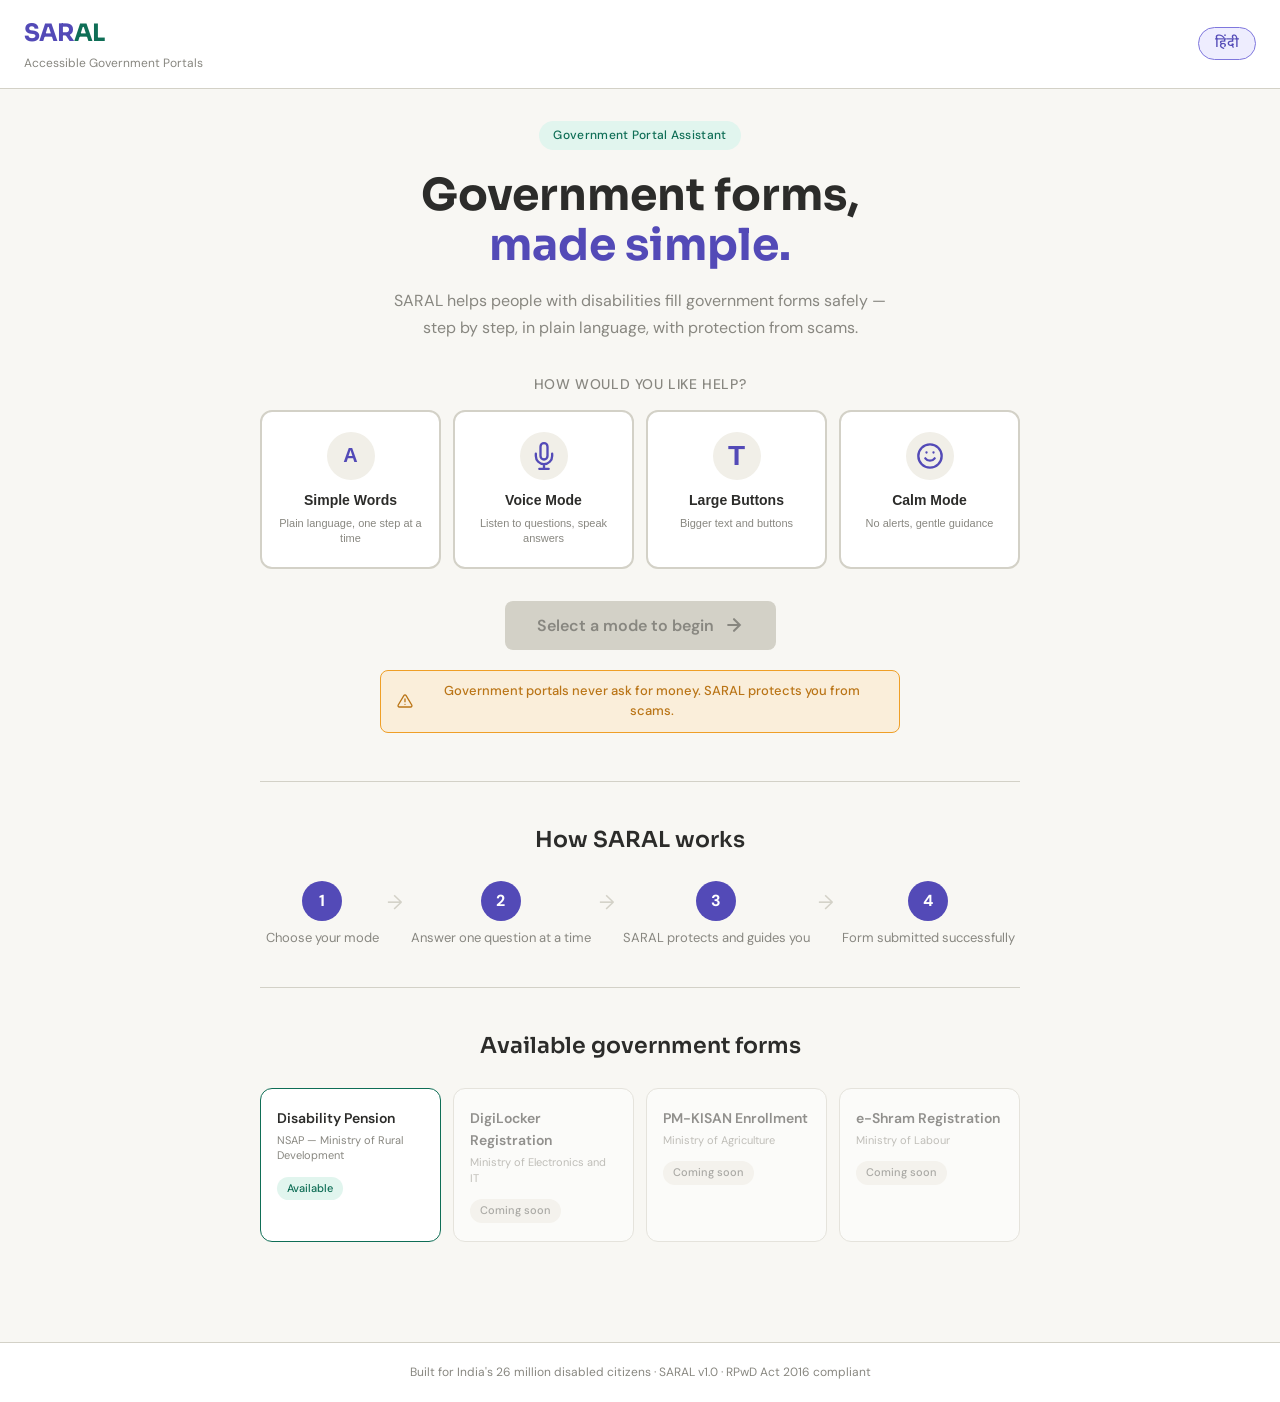
<file: index.html>
<!DOCTYPE html>
<html lang="en">
<head>
  <meta charset="UTF-8"/>
  <meta name="viewport" content="width=device-width, initial-scale=1.0"/>
  <meta name="theme-color" content="#534AB7"/>
  <meta name="description" content="SARAL — Simplified Adaptive Interface Assistive Layer for government portals"/>
  <title>SARAL — Accessible Gov Portals</title>
  <link rel="manifest" href="manifest.json"/>
  <link rel="apple-touch-icon" href="assets/icons/icon-192.png"/>
  <link rel="stylesheet" href="styles/main.css"/>
  <link rel="stylesheet" href="styles/modes.css"/>
  <link href="https://fonts.googleapis.com/css2?family=Sora:wght@400;600;700&family=Noto+Sans+Devanagari:wght@400;500;600&family=DM+Sans:wght@400;500&display=swap" rel="stylesheet"/>
</head>
<body>

  <!-- Header -->
  <header class="header">
    <div class="header-left">
      <div class="logo">SAR<span>AL</span></div>
      <div class="tagline" id="tagline">Accessible Government Portals</div>
    </div>
    <div class="header-right">
      <button class="lang-toggle" id="langToggle" onclick="toggleLang()">
        <span id="langLabel">हिंदी</span>
      </button>
    </div>
  </header>

  <!-- Hero -->
  <main class="main">
    <section class="hero">
      <div class="hero-badge" id="heroBadge">Government Portal Assistant</div>
      <h1 class="hero-title" id="heroTitle">Government forms,<br><span>made simple.</span></h1>
      <p class="hero-desc" id="heroDesc">
        SARAL helps people with disabilities fill government forms safely —
        step by step, in plain language, with protection from scams.
      </p>

      <!-- Mode selector -->
      <div class="mode-section">
        <p class="mode-label" id="modeLabel">How would you like help?</p>
        <div class="mode-grid">

          <button class="mode-card" id="mode-simple" onclick="selectMode('simple')" aria-label="Simple words mode">
            <div class="mode-icon">A</div>
            <div class="mode-name" id="modeSimpleName">Simple Words</div>
            <div class="mode-desc" id="modeSimpleDesc">Plain language, one step at a time</div>
          </button>

          <button class="mode-card" id="mode-voice" onclick="selectMode('voice')" aria-label="Voice mode">
            <div class="mode-icon">
              <svg width="28" height="28" viewBox="0 0 24 24" fill="none" stroke="currentColor" stroke-width="2" stroke-linecap="round">
                <path d="M12 1a3 3 0 0 0-3 3v8a3 3 0 0 0 6 0V4a3 3 0 0 0-3-3z"/>
                <path d="M19 10v2a7 7 0 0 1-14 0v-2M12 19v4M8 23h8"/>
              </svg>
            </div>
            <div class="mode-name" id="modeVoiceName">Voice Mode</div>
            <div class="mode-desc" id="modeVoiceDesc">Listen to questions, speak answers</div>
          </button>

          <button class="mode-card" id="mode-large" onclick="selectMode('large')" aria-label="Large buttons mode">
            <div class="mode-icon" style="font-size:28px; font-weight:700;">T</div>
            <div class="mode-name" id="modeLargeName">Large Buttons</div>
            <div class="mode-desc" id="modeLargeDesc">Bigger text and buttons</div>
          </button>

          <button class="mode-card" id="mode-calm" onclick="selectMode('calm')" aria-label="Calm mode">
            <div class="mode-icon">
              <svg width="28" height="28" viewBox="0 0 24 24" fill="none" stroke="currentColor" stroke-width="2" stroke-linecap="round">
                <path d="M12 22c5.523 0 10-4.477 10-10S17.523 2 12 2 2 6.477 2 12s4.477 10 10 10z"/>
                <path d="M8 14s1.5 2 4 2 4-2 4-2M9 9h.01M15 9h.01"/>
              </svg>
            </div>
            <div class="mode-name" id="modeCalmName">Calm Mode</div>
            <div class="mode-desc" id="modeCalmDesc">No alerts, gentle guidance</div>
          </button>

        </div>
      </div>

      <!-- CTA -->
      <button class="cta-btn" id="ctaBtn" onclick="startSaral()" disabled>
        <span id="ctaText">Select a mode to begin</span>
        <svg width="20" height="20" viewBox="0 0 24 24" fill="none" stroke="currentColor" stroke-width="2.5" stroke-linecap="round"><path d="M5 12h14M12 5l7 7-7 7"/></svg>
      </button>

      <!-- Scam warning banner -->
      <div class="scam-banner" id="scamBanner">
        <svg width="16" height="16" viewBox="0 0 24 24" fill="none" stroke="currentColor" stroke-width="2" stroke-linecap="round"><path d="M10.29 3.86L1.82 18a2 2 0 0 0 1.71 3h16.94a2 2 0 0 0 1.71-3L13.71 3.86a2 2 0 0 0-3.42 0z"/><line x1="12" y1="9" x2="12" y2="13"/><line x1="12" y1="17" x2="12.01" y2="17"/></svg>
        <span id="scamBannerText">Government portals never ask for money. SARAL protects you from scams.</span>
      </div>
    </section>

    <!-- How it works -->
    <section class="how-section">
      <h2 class="section-title" id="howTitle">How SARAL works</h2>
      <div class="steps-row">
        <div class="step-item">
          <div class="step-num">1</div>
          <div class="step-text" id="step1Text">Choose your mode</div>
        </div>
        <div class="step-arrow">→</div>
        <div class="step-item">
          <div class="step-num">2</div>
          <div class="step-text" id="step2Text">Answer one question at a time</div>
        </div>
        <div class="step-arrow">→</div>
        <div class="step-item">
          <div class="step-num">3</div>
          <div class="step-text" id="step3Text">SARAL protects and guides you</div>
        </div>
        <div class="step-arrow">→</div>
        <div class="step-item">
          <div class="step-num">4</div>
          <div class="step-text" id="step4Text">Form submitted successfully</div>
        </div>
      </div>
    </section>

    <!-- Available portals -->
    <section class="portals-section">
      <h2 class="section-title" id="portalsTitle">Available government forms</h2>
      <div class="portals-grid">
        <div class="portal-card available" onclick="goToForm('disability-pension')">
          <div class="portal-name" id="portal1Name">Disability Pension</div>
          <div class="portal-dept">NSAP — Ministry of Rural Development</div>
          <div class="portal-badge">Available</div>
        </div>
        <div class="portal-card coming">
          <div class="portal-name">DigiLocker Registration</div>
          <div class="portal-dept">Ministry of Electronics and IT</div>
          <div class="portal-badge coming-badge">Coming soon</div>
        </div>
        <div class="portal-card coming">
          <div class="portal-name">PM-KISAN Enrollment</div>
          <div class="portal-dept">Ministry of Agriculture</div>
          <div class="portal-badge coming-badge">Coming soon</div>
        </div>
        <div class="portal-card coming">
          <div class="portal-name">e-Shram Registration</div>
          <div class="portal-dept">Ministry of Labour</div>
          <div class="portal-badge coming-badge">Coming soon</div>
        </div>
      </div>
    </section>
  </main>

  <!-- Footer -->
  <footer class="footer">
    <div id="footerText">Built for India's 26 million disabled citizens · SARAL v1.0 · RPwD Act 2016 compliant</div>
  </footer>

  <script src="lang/strings.js"></script>
  <script src="js/app.js"></script>
</body>
</html>
</file>
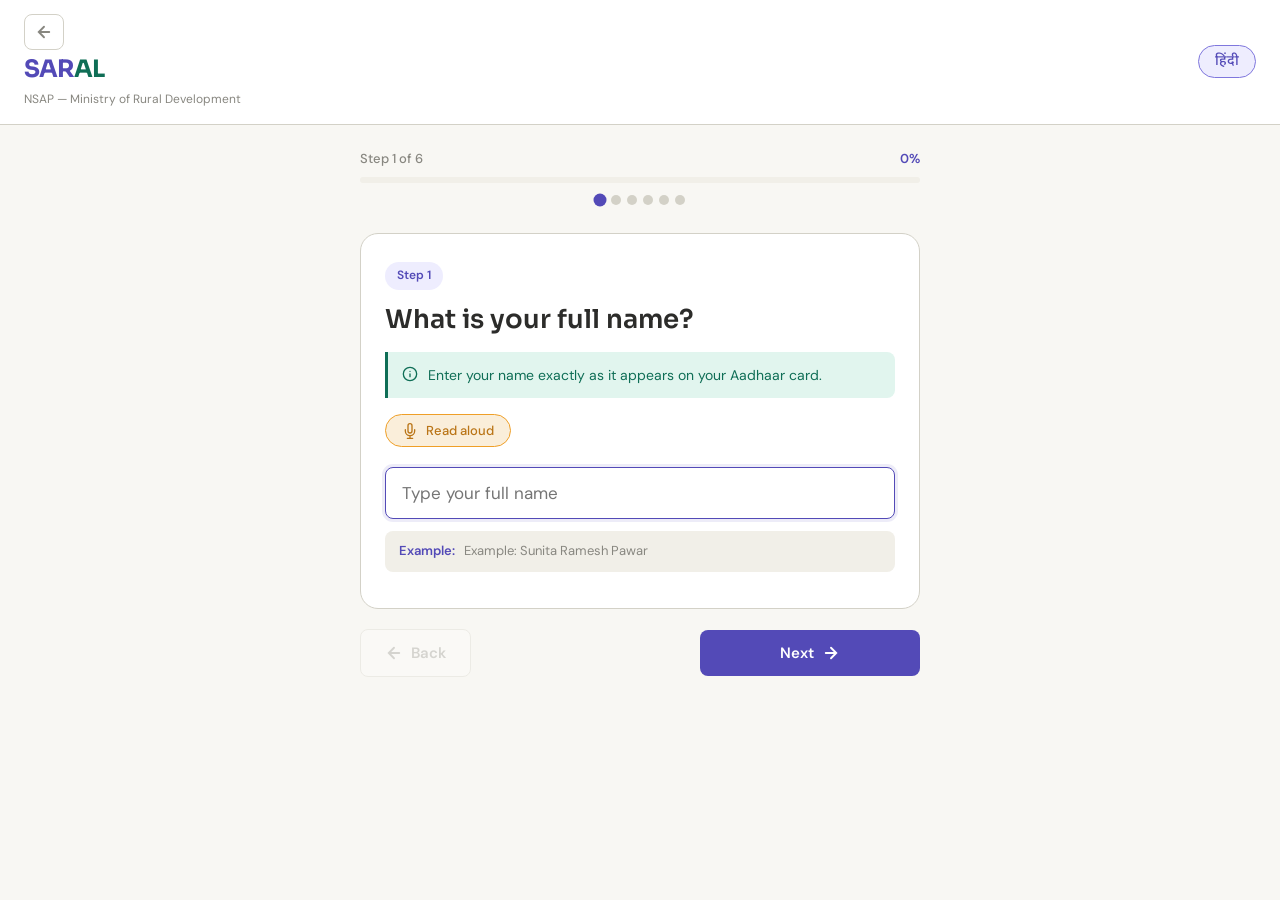
<file: form.html>
<!DOCTYPE html>
<html lang="en">
<head>
  <meta charset="UTF-8"/>
  <meta name="viewport" content="width=device-width, initial-scale=1.0"/>
  <meta name="theme-color" content="#534AB7"/>
  <title>SARAL — Form</title>
  <link rel="manifest" href="manifest.json"/>
  <link rel="stylesheet" href="styles/main.css"/>
  <link rel="stylesheet" href="styles/modes.css"/>
  <link rel="stylesheet" href="styles/form.css"/>
  <link href="https://fonts.googleapis.com/css2?family=Sora:wght@400;600;700&family=Noto+Sans+Devanagari:wght@400;500;600&family=DM+Sans:wght@400;500&display=swap" rel="stylesheet"/>
</head>
<body>

  <!-- Header -->
  <header class="header">
    <div class="header-left">
      <button class="back-btn" onclick="goBack()" aria-label="Go back">
        <svg width="18" height="18" viewBox="0 0 24 24" fill="none" stroke="currentColor" stroke-width="2.5" stroke-linecap="round"><path d="M19 12H5M12 5l-7 7 7 7"/></svg>
      </button>
      <div>
        <div class="logo">SAR<span>AL</span></div>
        <div class="tagline" id="formDeptLabel">Disability Pension — NSAP</div>
      </div>
    </div>
    <div class="header-right">
      <button class="lang-toggle" id="langToggle" onclick="toggleLang()">
        <span id="langLabel">हिंदी</span>
      </button>
    </div>
  </header>

  <!-- Scam warning modal (hidden by default) -->
  <div class="scam-modal" id="scamModal" style="display:none">
    <div class="scam-modal-box">
      <div class="scam-modal-icon">
        <svg width="32" height="32" viewBox="0 0 24 24" fill="none" stroke="#A32D2D" stroke-width="2" stroke-linecap="round"><path d="M10.29 3.86L1.82 18a2 2 0 0 0 1.71 3h16.94a2 2 0 0 0 1.71-3L13.71 3.86a2 2 0 0 0-3.42 0z"/><line x1="12" y1="9" x2="12" y2="13"/><line x1="12" y1="17" x2="12.01" y2="17"/></svg>
      </div>
      <div class="scam-modal-title" id="scamTitle">Warning — Never share your OTP</div>
      <div class="scam-modal-text" id="scamText">Your OTP is a secret 6-digit number. No government officer, bank, or helper will ever ask you for it. If anyone asks — it is a scam.</div>
      <button class="scam-modal-btn" onclick="closeScamModal()" id="scamOkBtn">I understand</button>
    </div>
  </div>

  <!-- Main form area -->
  <main class="form-main">

    <!-- Progress section -->
    <div class="progress-section">
      <div class="progress-header">
        <span class="progress-label" id="progressLabel">Step 1 of 6</span>
        <span class="progress-pct" id="progressPct">0%</span>
      </div>
      <div class="progress-track">
        <div class="progress-fill" id="progressFill" style="width:0%"></div>
      </div>
      <div class="step-dots" id="stepDots"></div>
    </div>

    <!-- Card -->
    <div class="form-card" id="formCard">

      <!-- Step header -->
      <div class="step-header">
        <div class="step-chip" id="stepChip">Step 1</div>
        <div class="otp-warning" id="otpWarning" style="display:none">
          <svg width="14" height="14" viewBox="0 0 24 24" fill="none" stroke="currentColor" stroke-width="2" stroke-linecap="round"><path d="M10.29 3.86L1.82 18a2 2 0 0 0 1.71 3h16.94a2 2 0 0 0 1.71-3L13.71 3.86a2 2 0 0 0-3.42 0z"/></svg>
          <span id="otpWarningText">Never share this OTP with anyone</span>
        </div>
      </div>

      <!-- Question -->
      <h2 class="step-question" id="stepQuestion">What is your full name?</h2>

      <!-- Help box -->
      <div class="help-box" id="helpBox">
        <svg width="16" height="16" viewBox="0 0 24 24" fill="none" stroke="currentColor" stroke-width="2" stroke-linecap="round"><circle cx="12" cy="12" r="10"/><path d="M12 16v-4M12 8h.01"/></svg>
        <span id="helpText">Enter your name exactly as it appears on your Aadhaar card.</span>
      </div>

      <!-- Voice read button -->
      <button class="voice-read-btn" id="voiceReadBtn" onclick="readStepAloud()">
        <svg width="16" height="16" viewBox="0 0 24 24" fill="none" stroke="currentColor" stroke-width="2" stroke-linecap="round"><path d="M12 1a3 3 0 0 0-3 3v8a3 3 0 0 0 6 0V4a3 3 0 0 0-3-3z"/><path d="M19 10v2a7 7 0 0 1-14 0v-2M12 19v4M8 23h8"/></svg>
        <span id="voiceReadLabel">Read aloud</span>
      </button>

      <!-- Input area -->
      <div class="input-area" id="inputArea">
        <!-- Rendered by form-engine.js -->
      </div>

      <!-- Example -->
      <div class="example-box" id="exampleBox" style="display:none">
        <span class="example-label" id="exampleLabel">Example:</span>
        <span id="exampleText"></span>
      </div>

      <!-- Validation error -->
      <div class="field-error" id="fieldError" style="display:none">
        <svg width="14" height="14" viewBox="0 0 24 24" fill="none" stroke="currentColor" stroke-width="2" stroke-linecap="round"><circle cx="12" cy="12" r="10"/><line x1="12" y1="8" x2="12" y2="12"/><line x1="12" y1="16" x2="12.01" y2="16"/></svg>
        <span id="fieldErrorText">This field is required</span>
      </div>

    </div>

    <!-- Navigation -->
    <div class="form-nav">
      <button class="nav-btn back" id="backBtn" onclick="prevStep()">
        <svg width="18" height="18" viewBox="0 0 24 24" fill="none" stroke="currentColor" stroke-width="2.5" stroke-linecap="round"><path d="M19 12H5M12 5l-7 7 7 7"/></svg>
        <span id="backLabel">Back</span>
      </button>

      <div class="save-indicator" id="saveIndicator" style="opacity:0">
        <svg width="12" height="12" viewBox="0 0 24 24" fill="none" stroke="currentColor" stroke-width="2.5" stroke-linecap="round"><path d="M20 6L9 17l-5-5"/></svg>
        <span id="saveLabel">Saved</span>
      </div>

      <button class="nav-btn next" id="nextBtn" onclick="nextStep()">
        <span id="nextLabel">Next</span>
        <svg width="18" height="18" viewBox="0 0 24 24" fill="none" stroke="currentColor" stroke-width="2.5" stroke-linecap="round"><path d="M5 12h14M12 5l7 7-7 7"/></svg>
      </button>
    </div>

  </main>

  <!-- Success screen (hidden) -->
  <div class="success-screen" id="successScreen" style="display:none">
    <div class="success-inner">
      <div class="success-icon">
        <svg width="40" height="40" viewBox="0 0 24 24" fill="none" stroke="#3B6D11" stroke-width="2.5" stroke-linecap="round"><path d="M20 6L9 17l-5-5"/></svg>
      </div>
      <h2 class="success-title" id="successTitle">Application submitted!</h2>
      <p class="success-text" id="successText">Your disability pension application has been received. You will get an SMS within 3 working days.</p>
      <div class="ref-number">
        <div class="ref-label" id="refLabel">Reference number</div>
        <div class="ref-value" id="refValue">NSAP-2025-MH-084721</div>
      </div>
      <button class="cta-btn" onclick="window.location.href='index.html'" id="homeBtn">Back to home</button>
    </div>
  </div>

  <!-- Voice indicator -->
  <div class="voice-indicator" id="voiceIndicator" style="display:none">
    <div class="voice-waves">
      <span></span><span></span><span></span><span></span>
    </div>
    <span id="voiceIndicatorText">Reading aloud...</span>
  </div>

  <script src="lang/strings.js"></script>
  <script src="js/form-engine.js"></script>
  <script src="js/voice.js"></script>
  <script src="js/scam-guard.js"></script>
  <script src="js/ai.js"></script>
</body>
</html>
</file>
<file: styles/main.css>
/* ===========================
   SARAL — main.css
   Base styles for all pages
   =========================== */

:root {
  --purple:       #534AB7;
  --purple-dark:  #3C3489;
  --purple-light: #EEEDFE;
  --purple-mid:   #7F77DD;
  --teal:         #0F6E56;
  --teal-light:   #E1F5EE;
  --coral:        #D85A30;
  --coral-light:  #FAECE7;
  --amber:        #BA7517;
  --amber-light:  #FAEEDA;
  --green:        #3B6D11;
  --green-light:  #EAF3DE;
  --red:          #A32D2D;
  --red-light:    #FCEBEB;
  --gray:         #5F5E5A;
  --gray-light:   #F1EFE8;
  --border:       #D3D1C7;
  --text:         #2C2C2A;
  --text-muted:   #888780;
  --bg:           #F8F7F3;
  --white:        #ffffff;
  --radius-sm:    8px;
  --radius-md:    12px;
  --radius-lg:    18px;
  --shadow-sm:    0 1px 4px rgba(0,0,0,0.08);
  --shadow-md:    0 4px 16px rgba(0,0,0,0.10);
}

*, *::before, *::after { box-sizing: border-box; margin: 0; padding: 0; }

html { scroll-behavior: smooth; }

body {
  font-family: 'DM Sans', sans-serif;
  background: var(--bg);
  color: var(--text);
  min-height: 100vh;
  font-size: 16px;
  line-height: 1.6;
}

/* ---- Header ---- */
.header {
  background: var(--white);
  border-bottom: 1px solid var(--border);
  padding: 14px 24px;
  display: flex;
  align-items: center;
  justify-content: space-between;
  position: sticky;
  top: 0;
  z-index: 100;
}

.logo {
  font-family: 'Sora', sans-serif;
  font-weight: 700;
  font-size: 24px;
  color: var(--purple);
  letter-spacing: -1px;
}
.logo span { color: var(--teal); }

.tagline {
  font-size: 12px;
  color: var(--text-muted);
  margin-top: 2px;
}

.lang-toggle {
  background: var(--purple-light);
  color: var(--purple);
  border: 1.5px solid var(--purple-mid);
  border-radius: 20px;
  padding: 6px 16px;
  font-size: 14px;
  font-weight: 500;
  cursor: pointer;
  font-family: 'Noto Sans Devanagari', 'DM Sans', sans-serif;
  transition: all 0.2s;
}
.lang-toggle:hover { background: var(--purple); color: white; }

/* ---- Main ---- */
.main { max-width: 800px; margin: 0 auto; padding: 32px 20px 60px; }

/* ---- Hero ---- */
.hero { text-align: center; padding-bottom: 48px; border-bottom: 1px solid var(--border); }

.hero-badge {
  display: inline-block;
  background: var(--teal-light);
  color: var(--teal);
  border-radius: 20px;
  padding: 5px 14px;
  font-size: 12px;
  font-weight: 500;
  margin-bottom: 20px;
  letter-spacing: 0.3px;
}

.hero-title {
  font-family: 'Sora', sans-serif;
  font-size: clamp(28px, 6vw, 44px);
  font-weight: 700;
  line-height: 1.15;
  color: var(--text);
  margin-bottom: 16px;
}
.hero-title span { color: var(--purple); }

.hero-desc {
  font-size: 16px;
  color: var(--text-muted);
  max-width: 520px;
  margin: 0 auto 32px;
  line-height: 1.7;
}

/* ---- Mode selector ---- */
.mode-section { margin-bottom: 32px; }

.mode-label {
  font-size: 14px;
  font-weight: 500;
  color: var(--text-muted);
  margin-bottom: 14px;
  text-transform: uppercase;
  letter-spacing: 0.6px;
}

.mode-grid {
  display: grid;
  grid-template-columns: repeat(2, 1fr);
  gap: 12px;
}

@media (min-width: 540px) {
  .mode-grid { grid-template-columns: repeat(4, 1fr); }
}

.mode-card {
  background: var(--white);
  border: 2px solid var(--border);
  border-radius: var(--radius-md);
  padding: 20px 12px;
  cursor: pointer;
  text-align: center;
  transition: all 0.2s;
  display: flex;
  flex-direction: column;
  align-items: center;
  gap: 8px;
}
.mode-card:hover { border-color: var(--purple-mid); background: var(--purple-light); }
.mode-card.selected {
  border-color: var(--purple);
  background: var(--purple-light);
  box-shadow: 0 0 0 3px rgba(83,74,183,0.15);
}

.mode-icon {
  width: 48px; height: 48px;
  background: var(--gray-light);
  border-radius: 50%;
  display: flex; align-items: center; justify-content: center;
  font-size: 20px; font-weight: 700; color: var(--purple);
  margin-bottom: 4px;
  transition: background 0.2s;
}
.mode-card.selected .mode-icon { background: var(--purple); color: white; }

.mode-name {
  font-size: 14px;
  font-weight: 600;
  color: var(--text);
}
.mode-desc {
  font-size: 11px;
  color: var(--text-muted);
  line-height: 1.4;
}

/* ---- CTA button ---- */
.cta-btn {
  display: inline-flex;
  align-items: center;
  gap: 10px;
  background: var(--purple);
  color: white;
  border: none;
  border-radius: var(--radius-sm);
  padding: 14px 32px;
  font-size: 16px;
  font-weight: 600;
  font-family: 'DM Sans', sans-serif;
  cursor: pointer;
  transition: all 0.2s;
  margin-bottom: 20px;
}
.cta-btn:hover:not(:disabled) { background: var(--purple-dark); transform: translateY(-1px); }
.cta-btn:disabled { background: var(--border); color: var(--text-muted); cursor: not-allowed; }

/* ---- Scam banner ---- */
.scam-banner {
  display: inline-flex;
  align-items: center;
  gap: 8px;
  background: var(--amber-light);
  color: var(--amber);
  border: 1px solid #EF9F27;
  border-radius: var(--radius-sm);
  padding: 10px 16px;
  font-size: 13px;
  font-weight: 500;
  max-width: 520px;
}

/* ---- How section ---- */
.how-section { padding: 40px 0; border-bottom: 1px solid var(--border); }

.section-title {
  font-family: 'Sora', sans-serif;
  font-size: 22px;
  font-weight: 600;
  color: var(--text);
  margin-bottom: 24px;
  text-align: center;
}

.steps-row {
  display: flex;
  align-items: center;
  justify-content: center;
  gap: 8px;
  flex-wrap: wrap;
}

.step-item {
  display: flex;
  flex-direction: column;
  align-items: center;
  gap: 8px;
  min-width: 110px;
}

.step-num {
  width: 40px; height: 40px;
  background: var(--purple);
  color: white;
  border-radius: 50%;
  display: flex; align-items: center; justify-content: center;
  font-size: 16px; font-weight: 700;
}

.step-text {
  font-size: 13px;
  color: var(--text-muted);
  text-align: center;
  line-height: 1.4;
}

.step-arrow {
  font-size: 20px;
  color: var(--border);
  margin-bottom: 24px;
}

/* ---- Portals section ---- */
.portals-section { padding: 40px 0; }

.portals-grid {
  display: grid;
  grid-template-columns: repeat(auto-fit, minmax(180px, 1fr));
  gap: 12px;
}

.portal-card {
  background: var(--white);
  border: 1.5px solid var(--border);
  border-radius: var(--radius-md);
  padding: 18px 16px;
  transition: all 0.2s;
}
.portal-card.available {
  cursor: pointer;
  border-color: var(--teal);
}
.portal-card.available:hover {
  background: var(--teal-light);
  transform: translateY(-2px);
  box-shadow: var(--shadow-sm);
}
.portal-card.coming { opacity: 0.5; cursor: not-allowed; }

.portal-name {
  font-size: 14px;
  font-weight: 600;
  color: var(--text);
  margin-bottom: 4px;
}
.portal-dept {
  font-size: 11px;
  color: var(--text-muted);
  margin-bottom: 10px;
  line-height: 1.4;
}
.portal-badge {
  display: inline-block;
  background: var(--teal-light);
  color: var(--teal);
  border-radius: 20px;
  padding: 3px 10px;
  font-size: 11px;
  font-weight: 500;
}
.coming-badge {
  background: var(--gray-light);
  color: var(--gray);
}

/* ---- Footer ---- */
.footer {
  text-align: center;
  padding: 20px;
  font-size: 12px;
  color: var(--text-muted);
  border-top: 1px solid var(--border);
  background: var(--white);
}

/* ---- Utility ---- */
.visually-hidden {
  position: absolute; width: 1px; height: 1px;
  padding: 0; margin: -1px; overflow: hidden;
  clip: rect(0,0,0,0); border: 0;
}
</file>
<file: styles/modes.css>
/* ===========================
   SARAL — modes.css
   Accessibility mode overrides
   =========================== */

/* Large mode — bigger text, larger tap targets */
body.mode-large {
  font-size: 20px;
}
body.mode-large .hero-title  { font-size: clamp(32px, 7vw, 52px); }
body.mode-large .mode-card   { padding: 28px 16px; min-height: 140px; }
body.mode-large .mode-name   { font-size: 18px; }
body.mode-large .mode-desc   { font-size: 14px; }
body.mode-large .cta-btn     { padding: 18px 40px; font-size: 20px; }
body.mode-large .mode-icon   { width: 64px; height: 64px; font-size: 28px; }
body.mode-large .lang-toggle { padding: 10px 22px; font-size: 16px; }

/* Calm mode — no red, no urgent colours, soft palette */
body.mode-calm {
  --coral:      #7A6A5A;
  --coral-light:#F5F0EB;
  --red:        #7A6A5A;
  --red-light:  #F5F0EB;
  --amber:      #8A7A3A;
  --amber-light:#F5F2E0;
}
body.mode-calm .scam-banner {
  background: var(--teal-light);
  color: var(--teal);
  border-color: var(--teal);
}
body.mode-calm .hero-title span { color: var(--teal); }
body.mode-calm .logo           { color: var(--teal); }

/* High contrast mode */
body.mode-contrast {
  --bg:          #000000;
  --white:       #111111;
  --text:        #FFFFFF;
  --text-muted:  #CCCCCC;
  --border:      #555555;
  --purple:      #A89EFF;
  --purple-light:#1A1830;
  --teal:        #4DDDAA;
  --teal-light:  #0A2820;
}
body.mode-contrast .mode-card { border-width: 2px; }
body.mode-contrast .cta-btn   { border: 2px solid white; }

/* Voice mode indicator — pulsing ring on active elements */
body.mode-voice .mode-card.selected {
  animation: voicePulse 2s ease-in-out infinite;
}
@keyframes voicePulse {
  0%, 100% { box-shadow: 0 0 0 3px rgba(83,74,183,0.15); }
  50%       { box-shadow: 0 0 0 8px rgba(83,74,183,0.25); }
}
</file>
<file: styles/form.css>
/* ===========================
   SARAL — form.css
   Step-by-step form styles
   =========================== */

/* Back button */
.back-btn {
  background: none;
  border: 1px solid var(--border);
  border-radius: var(--radius-sm);
  padding: 8px 10px;
  cursor: pointer;
  color: var(--text-muted);
  display: flex; align-items: center;
  transition: all 0.2s;
  margin-right: 12px;
}
.back-btn:hover { background: var(--gray-light); color: var(--text); }

/* Form main layout */
.form-main {
  max-width: 600px;
  margin: 0 auto;
  padding: 24px 20px 80px;
}

/* Progress section */
.progress-section { margin-bottom: 28px; }

.progress-header {
  display: flex;
  justify-content: space-between;
  align-items: center;
  margin-bottom: 8px;
}

.progress-label {
  font-size: 13px;
  font-weight: 500;
  color: var(--text-muted);
}

.progress-pct {
  font-size: 13px;
  font-weight: 600;
  color: var(--purple);
}

.progress-track {
  width: 100%;
  height: 6px;
  background: var(--gray-light);
  border-radius: 3px;
  overflow: hidden;
  margin-bottom: 12px;
}

.progress-fill {
  height: 100%;
  background: var(--purple);
  border-radius: 3px;
  transition: width 0.4s ease;
}

.step-dots {
  display: flex;
  gap: 6px;
  justify-content: center;
}

.step-dot {
  width: 10px; height: 10px;
  border-radius: 50%;
  background: var(--border);
  transition: all 0.3s;
}
.step-dot.done   { background: var(--teal); }
.step-dot.active { background: var(--purple); transform: scale(1.3); }

/* Form card */
.form-card {
  background: var(--white);
  border: 1.5px solid var(--border);
  border-radius: var(--radius-lg);
  padding: 28px 24px;
  margin-bottom: 20px;
  animation: slideIn 0.3s ease;
}

@keyframes slideIn {
  from { opacity: 0; transform: translateY(12px); }
  to   { opacity: 1; transform: translateY(0); }
}

/* Step header */
.step-header {
  display: flex;
  align-items: center;
  justify-content: space-between;
  margin-bottom: 14px;
}

.step-chip {
  background: var(--purple-light);
  color: var(--purple);
  border-radius: 20px;
  padding: 4px 12px;
  font-size: 12px;
  font-weight: 600;
}

.otp-warning {
  display: flex;
  align-items: center;
  gap: 6px;
  background: var(--red-light);
  color: var(--red);
  border-radius: 20px;
  padding: 4px 12px;
  font-size: 12px;
  font-weight: 500;
}

/* Question */
.step-question {
  font-family: 'Sora', sans-serif;
  font-size: clamp(20px, 4vw, 26px);
  font-weight: 600;
  color: var(--text);
  line-height: 1.25;
  margin-bottom: 16px;
}

/* Help box */
.help-box {
  display: flex;
  align-items: flex-start;
  gap: 10px;
  background: var(--teal-light);
  border-left: 3px solid var(--teal);
  border-radius: 0 var(--radius-sm) var(--radius-sm) 0;
  padding: 12px 14px;
  font-size: 14px;
  color: var(--teal);
  line-height: 1.6;
  margin-bottom: 16px;
}
.help-box svg { flex-shrink: 0; margin-top: 2px; }

/* Voice read button */
.voice-read-btn {
  display: inline-flex;
  align-items: center;
  gap: 8px;
  background: var(--amber-light);
  color: var(--amber);
  border: 1px solid #EF9F27;
  border-radius: 20px;
  padding: 7px 16px;
  font-size: 13px;
  font-weight: 500;
  font-family: 'DM Sans', sans-serif;
  cursor: pointer;
  margin-bottom: 20px;
  transition: all 0.2s;
}
.voice-read-btn:hover { background: var(--amber); color: white; }
.voice-read-btn.speaking { background: var(--amber); color: white; animation: pulse 1s ease-in-out infinite; }
@keyframes pulse { 0%,100%{opacity:1} 50%{opacity:0.75} }

/* Input area */
.input-area { margin-bottom: 12px; }

.saral-input {
  width: 100%;
  padding: 14px 16px;
  border: 1.5px solid var(--border);
  border-radius: var(--radius-sm);
  font-size: 17px;
  font-family: 'DM Sans', sans-serif;
  color: var(--text);
  background: var(--white);
  outline: none;
  transition: border 0.2s;
  -webkit-appearance: none;
}
.saral-input:focus { border-color: var(--purple); box-shadow: 0 0 0 3px rgba(83,74,183,0.1); }
.saral-input.error  { border-color: var(--red); }

.saral-select {
  width: 100%;
  padding: 14px 16px;
  border: 1.5px solid var(--border);
  border-radius: var(--radius-sm);
  font-size: 16px;
  font-family: 'DM Sans', sans-serif;
  color: var(--text);
  background: var(--white);
  outline: none;
  cursor: pointer;
  transition: border 0.2s;
  -webkit-appearance: none;
  background-image: url("data:image/svg+xml,%3Csvg xmlns='http://www.w3.org/2000/svg' width='12' height='8' viewBox='0 0 12 8'%3E%3Cpath d='M1 1l5 5 5-5' stroke='%23888780' stroke-width='1.5' fill='none' stroke-linecap='round'/%3E%3C/svg%3E");
  background-repeat: no-repeat;
  background-position: right 16px center;
  padding-right: 40px;
}
.saral-select:focus { border-color: var(--purple); }

/* Voice input button */
.voice-input-btn {
  width: 100%;
  padding: 14px;
  border: 1.5px dashed var(--purple-mid);
  border-radius: var(--radius-sm);
  background: var(--purple-light);
  color: var(--purple);
  font-size: 15px;
  font-weight: 500;
  font-family: 'DM Sans', sans-serif;
  cursor: pointer;
  display: flex;
  align-items: center;
  justify-content: center;
  gap: 10px;
  margin-top: 10px;
  transition: all 0.2s;
}
.voice-input-btn:hover    { background: var(--purple); color: white; }
.voice-input-btn.listening { background: var(--red-light); border-color: var(--red); color: var(--red); animation: pulse 1s ease-in-out infinite; }

/* Example box */
.example-box {
  background: var(--gray-light);
  border-radius: var(--radius-sm);
  padding: 10px 14px;
  font-size: 13px;
  color: var(--text-muted);
  margin-bottom: 8px;
}
.example-label { font-weight: 600; color: var(--purple); margin-right: 6px; }

/* Field error */
.field-error {
  display: flex;
  align-items: center;
  gap: 6px;
  color: var(--red);
  font-size: 13px;
  margin-top: 6px;
}

/* Navigation */
.form-nav {
  display: flex;
  align-items: center;
  justify-content: space-between;
  gap: 12px;
}

.nav-btn {
  display: flex;
  align-items: center;
  gap: 8px;
  padding: 13px 24px;
  border-radius: var(--radius-sm);
  font-size: 15px;
  font-weight: 600;
  font-family: 'DM Sans', sans-serif;
  cursor: pointer;
  transition: all 0.2s;
  min-width: 110px;
  justify-content: center;
}
.nav-btn.back {
  background: var(--white);
  border: 1.5px solid var(--border);
  color: var(--text-muted);
}
.nav-btn.back:hover  { border-color: var(--gray); color: var(--text); }
.nav-btn.back:disabled { opacity: 0.3; cursor: not-allowed; }

.nav-btn.next {
  background: var(--purple);
  border: none;
  color: white;
  flex: 1;
  max-width: 220px;
}
.nav-btn.next:hover { background: var(--purple-dark); }
.nav-btn.next.submit { background: var(--teal); }
.nav-btn.next.submit:hover { background: var(--teal); filter: brightness(0.9); }

.save-indicator {
  display: flex;
  align-items: center;
  gap: 4px;
  font-size: 12px;
  color: var(--teal);
  transition: opacity 0.4s;
}

/* Scam modal */
.scam-modal {
  position: fixed; inset: 0;
  background: rgba(0,0,0,0.6);
  display: flex; align-items: center; justify-content: center;
  z-index: 999;
  padding: 20px;
}
.scam-modal-box {
  background: var(--white);
  border-radius: var(--radius-lg);
  padding: 32px 28px;
  max-width: 400px;
  width: 100%;
  text-align: center;
  border-top: 4px solid var(--red);
}
.scam-modal-icon {
  width: 64px; height: 64px;
  background: var(--red-light);
  border-radius: 50%;
  display: flex; align-items: center; justify-content: center;
  margin: 0 auto 16px;
}
.scam-modal-title {
  font-family: 'Sora', sans-serif;
  font-size: 18px; font-weight: 700;
  color: var(--red);
  margin-bottom: 12px;
}
.scam-modal-text {
  font-size: 15px;
  color: var(--text-muted);
  line-height: 1.6;
  margin-bottom: 24px;
}
.scam-modal-btn {
  background: var(--purple);
  color: white;
  border: none;
  border-radius: var(--radius-sm);
  padding: 12px 32px;
  font-size: 15px;
  font-weight: 600;
  font-family: 'DM Sans', sans-serif;
  cursor: pointer;
  width: 100%;
}

/* Success screen */
.success-screen {
  min-height: 100vh;
  display: flex; align-items: center; justify-content: center;
  padding: 20px;
}
.success-inner {
  background: var(--white);
  border-radius: var(--radius-lg);
  padding: 40px 28px;
  max-width: 420px;
  width: 100%;
  text-align: center;
  border: 1.5px solid var(--border);
}
.success-icon {
  width: 80px; height: 80px;
  background: var(--green-light);
  border-radius: 50%;
  display: flex; align-items: center; justify-content: center;
  margin: 0 auto 20px;
}
.success-title {
  font-family: 'Sora', sans-serif;
  font-size: 24px; font-weight: 700;
  color: var(--green);
  margin-bottom: 12px;
}
.success-text {
  font-size: 15px; color: var(--text-muted);
  line-height: 1.7; margin-bottom: 24px;
}
.ref-number {
  background: var(--green-light);
  border-radius: var(--radius-sm);
  padding: 14px;
  margin-bottom: 24px;
}
.ref-label { font-size: 12px; color: var(--text-muted); margin-bottom: 4px; }
.ref-value { font-size: 18px; font-weight: 700; color: var(--green); letter-spacing: 1px; }

/* Voice indicator */
.voice-indicator {
  position: fixed;
  bottom: 24px; left: 50%;
  transform: translateX(-50%);
  background: var(--purple);
  color: white;
  border-radius: 24px;
  padding: 12px 20px;
  display: flex; align-items: center; gap: 10px;
  font-size: 14px; font-weight: 500;
  z-index: 200;
  box-shadow: var(--shadow-md);
}
.voice-waves { display: flex; gap: 3px; align-items: center; }
.voice-waves span {
  width: 3px; background: white; border-radius: 2px;
  animation: waveAnim 0.8s ease-in-out infinite;
}
.voice-waves span:nth-child(1) { height: 8px;  animation-delay: 0s; }
.voice-waves span:nth-child(2) { height: 14px; animation-delay: 0.15s; }
.voice-waves span:nth-child(3) { height: 10px; animation-delay: 0.3s; }
.voice-waves span:nth-child(4) { height: 6px;  animation-delay: 0.45s; }
@keyframes waveAnim { 0%,100%{opacity:0.4;transform:scaleY(0.6)} 50%{opacity:1;transform:scaleY(1)} }

/* Large mode overrides for form */
body.mode-large .step-question   { font-size: clamp(24px, 5vw, 32px); }
body.mode-large .saral-input     { font-size: 20px; padding: 18px 16px; }
body.mode-large .saral-select    { font-size: 18px; padding: 18px 16px; }
body.mode-large .nav-btn         { padding: 18px 28px; font-size: 18px; }
body.mode-large .help-box        { font-size: 16px; }
body.mode-large .voice-read-btn  { font-size: 16px; padding: 10px 20px; }
</file>
